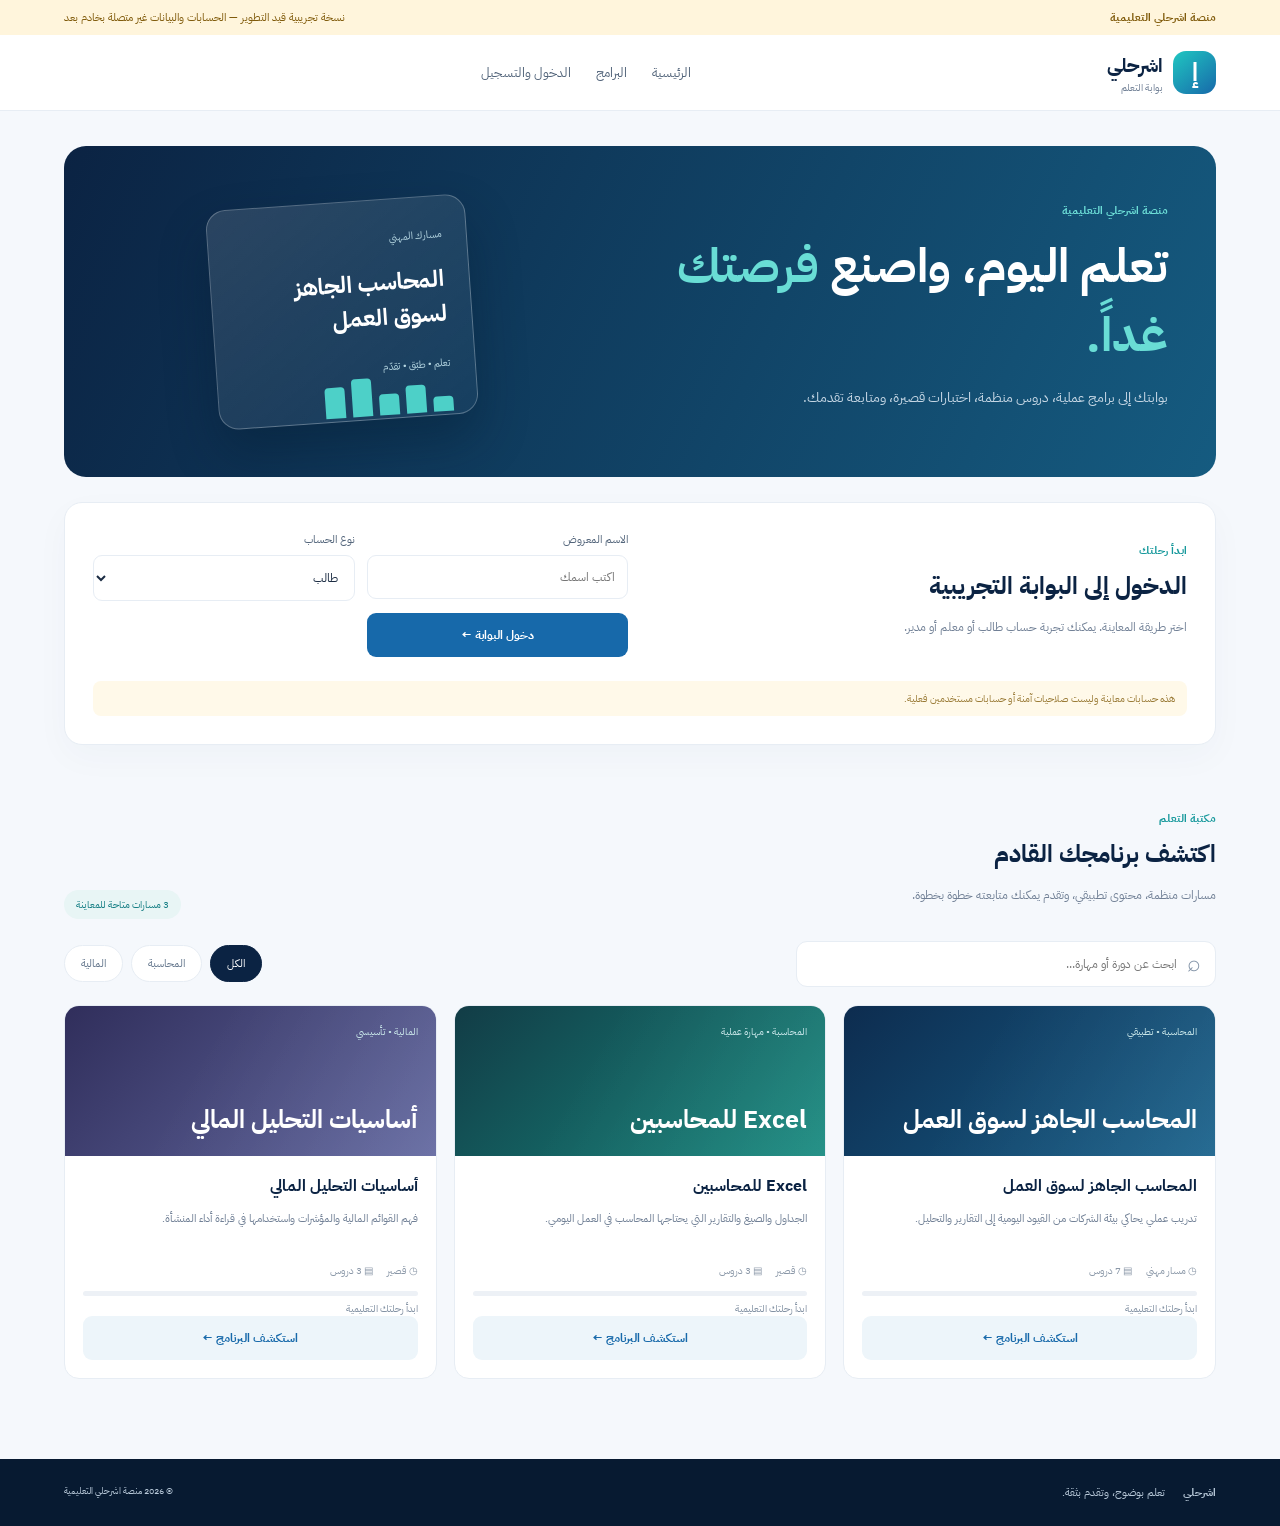
<file: index.html>
<!doctype html>
<html lang="ar" dir="rtl"><head><meta charset="utf-8"><meta name="viewport" content="width=device-width,initial-scale=1"><meta name="theme-color" content="#0b2343"><meta name="description" content="منصة اشرحلي التعليمية"><title>اشرحلي | منصتك التعليمية</title><link rel="stylesheet" href="portal.css"><link rel="preconnect" href="https://fonts.googleapis.com"><link href="https://fonts.googleapis.com/css2?family=IBM+Plex+Sans+Arabic:wght@400;500;600;700&display=swap" rel="stylesheet"></head>
<body id="top"><div class="notice"><span>منصة اشرحلي التعليمية</span><span>نسخة تجريبية قيد التطوير — الحسابات والبيانات غير متصلة بخادم بعد</span></div>
<header class="bar"><a class="brand" href="/"><span class="logo">إ</span><span><b>اشرحلي</b><small>بوابة التعلم</small></span></a><nav><a href="#top">الرئيسية</a><a href="#catalog">البرامج</a><a href="#login">الدخول والتسجيل</a></nav><div id="userArea"></div></header>
<main id="app" class="shell"><section class="welcome"><div><span class="eyebrow">منصة اشرحلي التعليمية</span><h1>تعلم اليوم، واصنع <em>فرصتك غداً.</em></h1><p>بوابتك إلى برامج عملية، دروس منظمة، اختبارات قصيرة، ومتابعة تقدمك.</p></div><div class="welcome-art"><div class="art-card"><span>مسارك المهني</span><strong>المحاسب الجاهز<br>لسوق العمل</strong><small>تعلم • طبّق • تقدّم</small><div class="art-bars"><i></i><i></i><i></i><i></i><i></i></div></div></div></section>
<section id="login" class="login-panel"><div><span class="eyebrow">ابدأ رحلتك</span><h2>الدخول إلى البوابة التجريبية</h2><p>اختر طريقة المعاينة. يمكنك تجربة حساب طالب أو معلم أو مدير.</p></div><form id="loginForm"><label>الاسم المعروض<input id="displayName" placeholder="اكتب اسمك" required maxlength="40"></label><label>نوع الحساب<select id="role"><option value="student">طالب</option><option value="teacher">معلم</option><option value="admin">مدير المنصة</option></select></label><button class="btn primary" type="submit">دخول البوابة ←</button></form><div class="login-foot">هذه حسابات معاينة وليست صلاحيات آمنة أو حسابات مستخدمين فعلية.</div></section>
<section id="dashboard" hidden></section>
<section id="catalog" class="catalog"><div class="section-head"><div><span class="eyebrow">مكتبة التعلم</span><h2>اكتشف برنامجك القادم</h2><p>مسارات منظمة، محتوى تطبيقي، وتقدم يمكنك متابعته خطوة بخطوة.</p></div><span class="count">3 مسارات متاحة للمعاينة</span></div><div class="catalog-tools"><label class="catalog-search">⌕ <input id="courseSearch" type="search" placeholder="ابحث عن دورة أو مهارة..." aria-label="ابحث عن دورة"></label><div class="catalog-filters" role="group" aria-label="تصفية البرامج"><button class="filter-chip active" data-category="all">الكل</button><button class="filter-chip" data-category="المحاسبة">المحاسبة</button><button class="filter-chip" data-category="المالية">المالية</button></div></div><div class="course-grid" id="courseGrid"></div><p id="emptyCourses" class="empty-courses" hidden>لا توجد برامج تطابق بحثك. جرّب كلمة أخرى.</p></section>
</main><footer><div><b>اشرحلي</b><span>تعلم بوضوح، وتقدم بثقة.</span></div><small>© <span id="year"></span> منصة اشرحلي التعليمية</small></footer><div id="toast" role="status"></div><script src="portal.js"></script></body></html>
</file>
<file: portal.css>
:root{--navy:#0b2343;--blue:#1769aa;--teal:#20c7c1;--ink:#1b2c43;--muted:#718096;--line:#e7edf4;--bg:#f5f8fc}*{box-sizing:border-box}body{margin:0;background:var(--bg);color:var(--ink);font-family:'IBM Plex Sans Arabic',Tahoma,sans-serif}.notice{background:#fff5dc;color:#805b0b;padding:9px 5%;display:flex;justify-content:space-between;gap:12px;font-size:11px}.notice span:first-child{font-weight:700}.bar{height:76px;background:#fff;border-bottom:1px solid var(--line);display:flex;align-items:center;justify-content:space-between;padding:0 max(5%,calc((100% - 1160px)/2));position:sticky;top:0;z-index:5}.brand{display:flex;align-items:center;gap:10px;color:var(--navy);text-decoration:none}.brand b,.brand small{display:block}.brand b{font-size:19px}.brand small{font-size:10px;color:var(--muted)}.logo{width:43px;height:43px;border-radius:13px;background:linear-gradient(140deg,var(--teal),var(--blue));color:white;display:grid;place-items:center;font-size:25px;font-weight:700}.bar nav{display:flex;gap:25px;font-size:13px}.bar nav a{color:#52647a;text-decoration:none}.shell{width:min(1160px,90%);margin:35px auto 80px}.welcome{background:linear-gradient(115deg,#0b2343,#155b80);border-radius:22px;padding:48px;color:#fff;display:grid;grid-template-columns:1.1fr .9fr;align-items:center;gap:35px;overflow:hidden}.eyebrow{font-size:11px;color:#15989b;font-weight:700}.welcome .eyebrow{color:#6ee0d8}.welcome h1{font-size:clamp(30px,4vw,47px);line-height:1.45;margin:12px 0}.welcome h1 em{font-style:normal;color:#69ddd5}.welcome p{color:#c5d6e4;line-height:2;font-size:14px;max-width:500px}.welcome-art{display:grid;place-items:center;min-height:235px}.art-card{width:260px;height:220px;border:1px solid #ffffff40;border-radius:20px;padding:24px;background:linear-gradient(145deg,#ffffff20,#ffffff08);box-shadow:0 25px 50px #04182b55;transform:rotate(-4deg)}.art-card span,.art-card small{font-size:10px;color:#b8d9e4}.art-card strong{display:block;font-size:23px;line-height:1.5;margin:18px 0}.art-bars{height:38px;display:flex;align-items:end;gap:7px}.art-bars i{display:block;width:20px;border-radius:4px 4px 0 0;background:#4dd0c8}.art-bars i:nth-child(1){height:40%}.art-bars i:nth-child(2){height:75%}.art-bars i:nth-child(3){height:55%}.art-bars i:nth-child(4){height:100%}.art-bars i:nth-child(5){height:82%}.login-panel{background:#fff;border:1px solid var(--line);border-radius:18px;padding:28px;margin:25px 0;display:grid;grid-template-columns:1fr 1fr;gap:24px;align-items:center;box-shadow:0 12px 35px #18385808}.login-panel h2,.section-head h2{margin:7px 0;color:var(--navy);font-size:24px}.login-panel p,.section-head p{font-size:12px;color:var(--muted);line-height:1.9}.login-panel form{display:grid;grid-template-columns:1fr 1fr;gap:12px}.login-panel label{font-size:11px;color:#52647a}.login-panel input,.login-panel select{display:block;width:100%;margin-top:7px;border:1px solid var(--line);border-radius:9px;padding:12px;background:#fff;font:inherit;font-size:12px;color:var(--ink)}.btn{border:0;border-radius:9px;padding:13px 18px;font:inherit;font-size:12px;font-weight:700;cursor:pointer}.primary{background:var(--blue);color:#fff}.login-panel .btn{align-self:end}.login-foot{grid-column:1/-1;font-size:10px;color:#9a7b37;background:#fff9e9;padding:10px 12px;border-radius:8px}.catalog{padding-top:35px}.section-head{display:flex;align-items:end;justify-content:space-between;margin-bottom:20px}.count,.badge{background:#e8f5f5;color:#137d83;border-radius:30px;padding:7px 12px;font-size:10px}.course-grid{display:grid;grid-template-columns:repeat(3,1fr);gap:17px}.course{background:#fff;border:1px solid var(--line);border-radius:15px;overflow:hidden}.course-cover{height:135px;padding:18px;color:#fff;display:flex;flex-direction:column;justify-content:space-between;background:linear-gradient(135deg,#0d2c4f,#17618b)}.course:nth-child(2) .course-cover{background:linear-gradient(135deg,#123c46,#168a7f)}.course:nth-child(3) .course-cover{background:linear-gradient(135deg,#302e5b,#6268a0)}.course-cover small{font-size:10px;color:#c6e5e8}.course-cover strong{font-size:25px}.course-body{padding:18px}.course-body h3{font-size:16px;color:var(--navy);margin:0 0 8px}.course-body p{font-size:11px;color:var(--muted);line-height:1.9;min-height:42px}.meta{display:flex;gap:14px;color:#8b98a8;font-size:10px;margin:12px 0}.course-body button{width:100%;background:#edf5fa;color:var(--blue)}#dashboard{margin:25px 0}.dash-head{background:#fff;border:1px solid var(--line);border-radius:17px;padding:24px;display:flex;justify-content:space-between;align-items:center;gap:15px}.dash-head h2{margin:5px 0;color:var(--navy)}.dash-head p{font-size:12px;color:var(--muted);margin:0}.dash-actions{display:flex;gap:8px;flex-wrap:wrap}.secondary{background:#edf5fa;color:var(--blue)}.stats{display:grid;grid-template-columns:repeat(3,1fr);gap:14px;margin:15px 0}.stat{background:#fff;border:1px solid var(--line);border-radius:13px;padding:18px}.stat small{color:var(--muted);font-size:10px}.stat strong{display:block;color:var(--navy);font-size:25px;margin-top:8px}.dash-grid{display:grid;grid-template-columns:1.3fr .7fr;gap:15px}.panel{background:#fff;border:1px solid var(--line);border-radius:14px;padding:20px}.panel h3{margin:0 0 14px;color:var(--navy);font-size:15px}.lesson-row{display:flex;justify-content:space-between;align-items:center;gap:12px;padding:13px 0;border-bottom:1px solid var(--line)}.lesson-row:last-child{border:0}.lesson-row b{font-size:12px}.lesson-row small{display:block;color:var(--muted);font-size:10px;margin-top:4px}.progress{height:7px;background:#edf1f6;border-radius:20px;overflow:hidden;margin:10px 0}.progress i{display:block;height:100%;background:linear-gradient(90deg,var(--blue),var(--teal));border-radius:20px}.panel p{font-size:11px;color:var(--muted);line-height:1.9}.quiz{background:#f5f9fc;padding:16px;border-radius:10px;margin:12px 0}.quiz label{display:block;font-size:11px;margin:9px 0}.quiz button{margin-top:10px}.teacher-list,.admin-list{display:grid;gap:10px}.manage-item{border:1px solid var(--line);border-radius:10px;padding:14px;display:flex;justify-content:space-between;gap:12px;font-size:12px}.manage-item small{color:var(--muted)}.tag-demo{font-size:9px;color:#9a6b14;background:#fff4d9;padding:5px 8px;border-radius:20px}footer{background:#071a31;color:#b8c9d9;padding:25px 5%;display:flex;justify-content:space-between;font-size:11px}footer div{display:flex;gap:18px}#toast{position:fixed;bottom:20px;right:50%;transform:translateX(50%);background:#092746;color:white;padding:12px 18px;border-radius:9px;font-size:12px;display:none;z-index:20}#toast.show{display:block}@media(max-width:760px){.notice{display:block;text-align:center}.notice span{display:block}.bar{height:65px;padding:0 5%}.bar nav{gap:12px;font-size:11px}.welcome{grid-template-columns:1fr;padding:30px 23px}.welcome-art{min-height:200px}.login-panel{grid-template-columns:1fr;padding:22px}.course-grid{grid-template-columns:1fr}.dash-grid{grid-template-columns:1fr}.stats{gap:8px}.stat{padding:12px}.stat strong{font-size:20px}.dash-head{align-items:flex-start;flex-direction:column}}@media(max-width:420px){.login-panel form{grid-template-columns:1fr}.section-head{align-items:flex-start;gap:10px;flex-direction:column}.stats{grid-template-columns:1fr 1fr}.stats .stat:last-child{grid-column:1/-1}footer{display:block}footer div{margin-bottom:10px}}
.lesson-layout{display:grid;grid-template-columns:1.35fr .65fr;gap:15px;margin-top:15px;align-items:start}.lesson-content{padding:26px}.lesson-intro{font-size:14px!important;line-height:2.1!important;color:#344a62!important}.lesson-content h3{margin-top:24px}.lesson-content ul{padding-right:22px;color:#52647a;font-size:12px;line-height:2.1}.lesson-content li{padding:3px 0}.lesson-example,.lesson-task{border-radius:12px;padding:16px;margin:18px 0;background:#f1f7fb;border:1px solid #e2edf5}.lesson-example b,.lesson-task b{font-size:12px;color:var(--navy)}.lesson-example p,.lesson-task p{margin:7px 0 0}.lesson-task{background:#eefaf8;border-color:#d7f0eb}.lesson-note{width:100%;min-height:190px;resize:vertical;border:1px solid var(--line);border-radius:10px;padding:12px;font:inherit;font-size:12px;line-height:1.9;color:var(--ink);margin:8px 0 12px}.lesson-nav{display:flex;gap:8px;margin-top:20px}.lesson-nav button{flex:1}.lesson-nav button:disabled{opacity:.4;cursor:not-allowed}@media(max-width:760px){.lesson-layout{grid-template-columns:1fr}.lesson-content{padding:20px}}

/* Professional catalogue and interaction polish */
.catalog-tools{display:flex;align-items:center;justify-content:space-between;gap:16px;margin:22px 0 18px}.catalog-search{display:flex;align-items:center;gap:10px;min-width:min(420px,100%);background:#fff;border:1px solid var(--line);border-radius:11px;padding:0 14px;color:#8293a7;font-size:23px}.catalog-search input{width:100%;border:0;outline:0;padding:13px 0;background:transparent;font:inherit;font-size:12px;color:var(--ink)}.catalog-filters{display:flex;gap:8px;flex-wrap:wrap}.filter-chip{border:1px solid var(--line);background:#fff;color:#66788e;border-radius:30px;padding:9px 16px;font:inherit;font-size:11px;cursor:pointer;transition:.2s}.filter-chip:hover,.filter-chip.active{background:var(--navy);border-color:var(--navy);color:#fff}.course{transition:transform .22s,box-shadow .22s}.course:hover{transform:translateY(-4px);box-shadow:0 16px 35px #12365712}.course-cover{min-height:150px;position:relative}.course-cover:after{content:"";position:absolute;inset:0;background:linear-gradient(120deg,transparent 35%,#ffffff12);pointer-events:none}.course-cover strong{position:relative;z-index:1;max-width:90%;line-height:1.45}.course-progress{height:5px;background:#edf1f6;border-radius:20px;overflow:hidden;margin:13px 0 5px}.course-progress i{display:block;height:100%;background:linear-gradient(90deg,var(--blue),var(--teal));border-radius:20px}.course-progress-label{font-size:10px;color:#8291a3}.empty-courses{background:#fff;border:1px dashed #ccd7e3;border-radius:12px;padding:24px;text-align:center;color:var(--muted);font-size:12px}[hidden]{display:none!important}@media(max-width:640px){.catalog-tools{align-items:stretch;flex-direction:column}.catalog-search{min-width:0}.catalog-filters{overflow:auto;padding-bottom:3px}.filter-chip{white-space:nowrap}}
</file>
